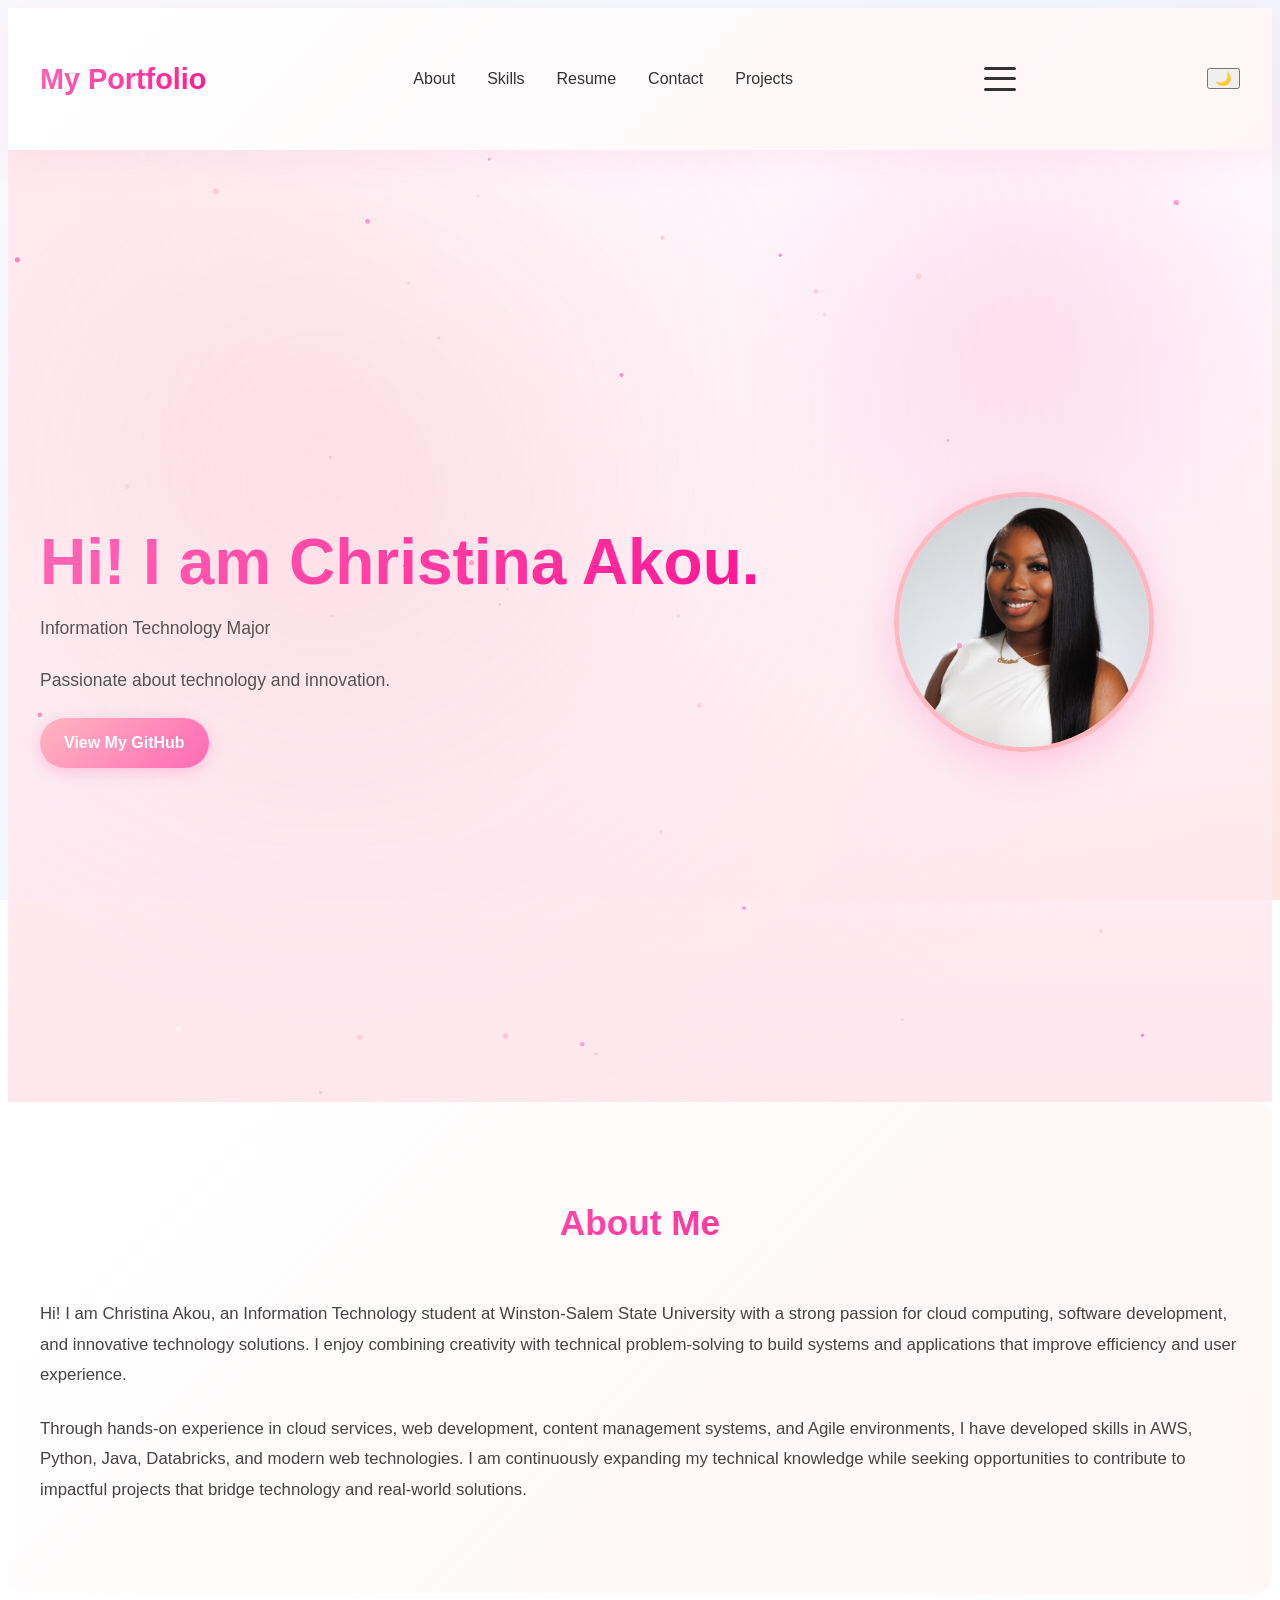
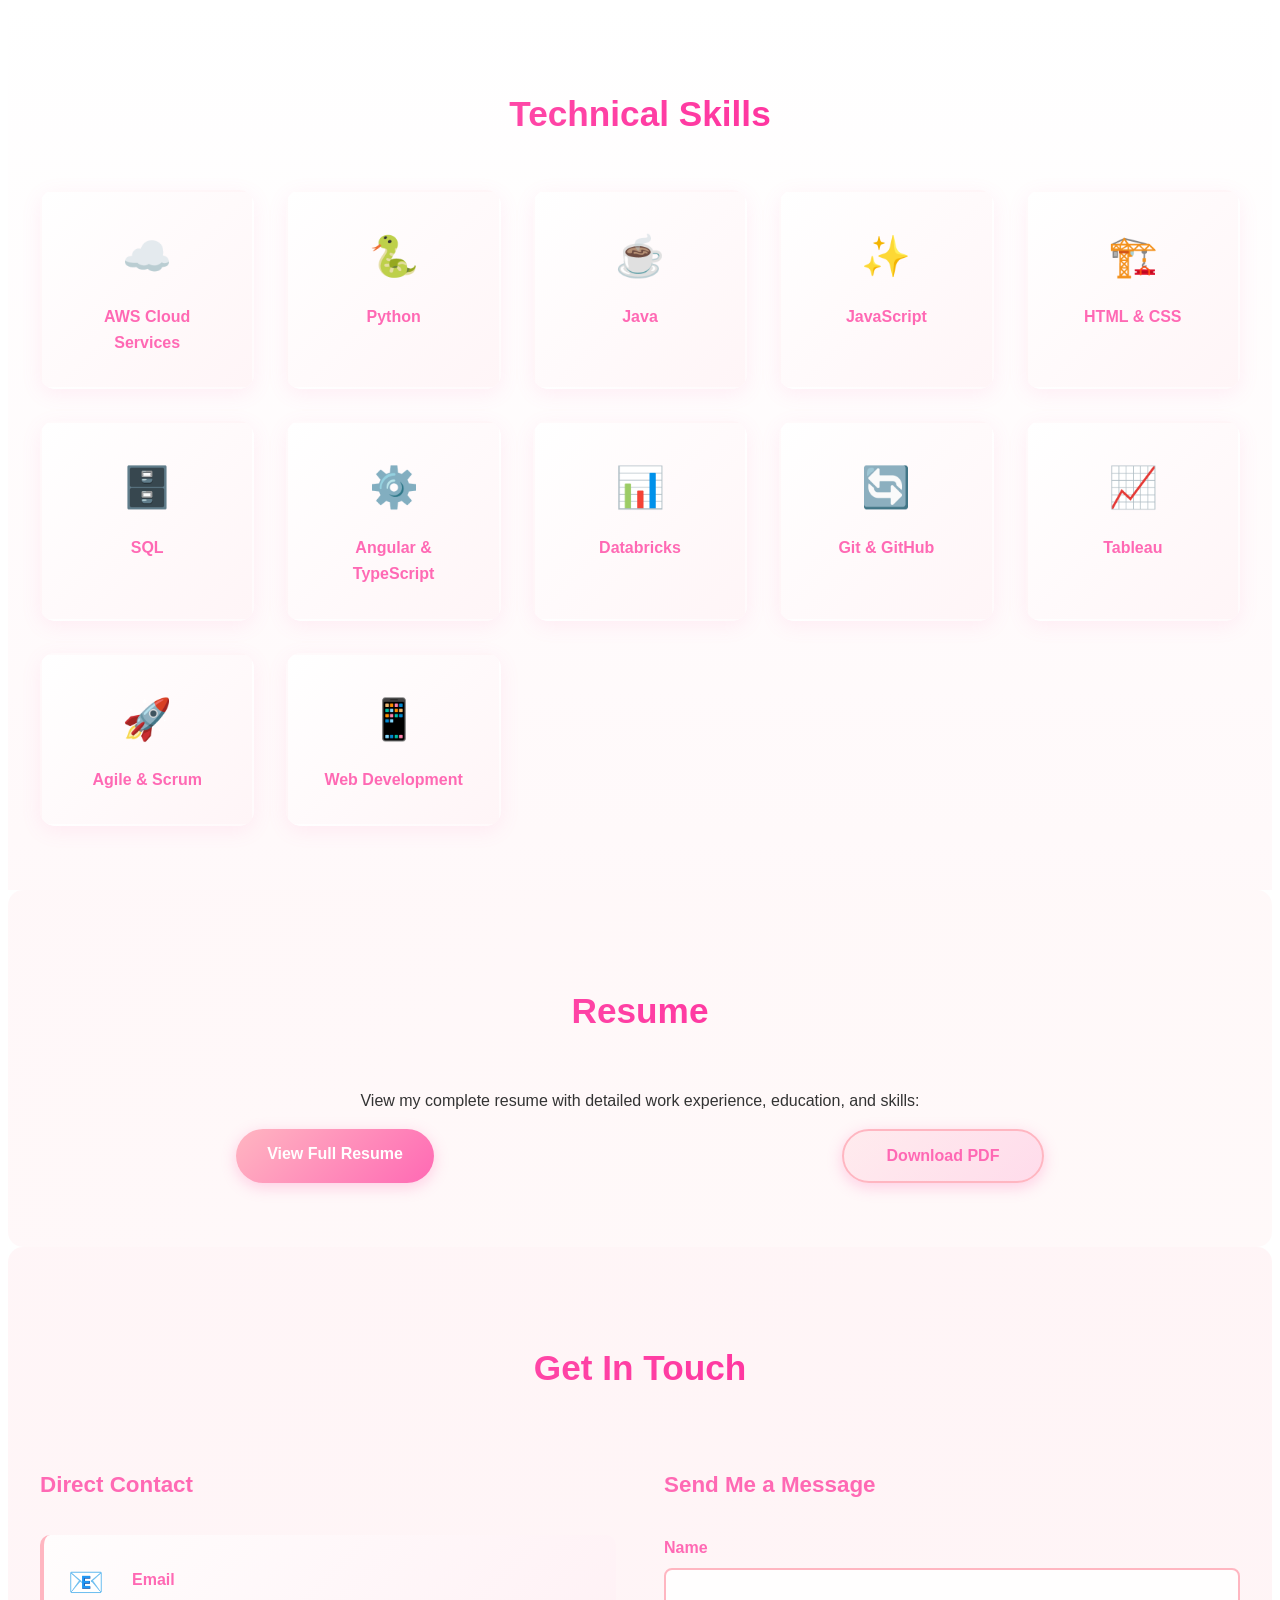
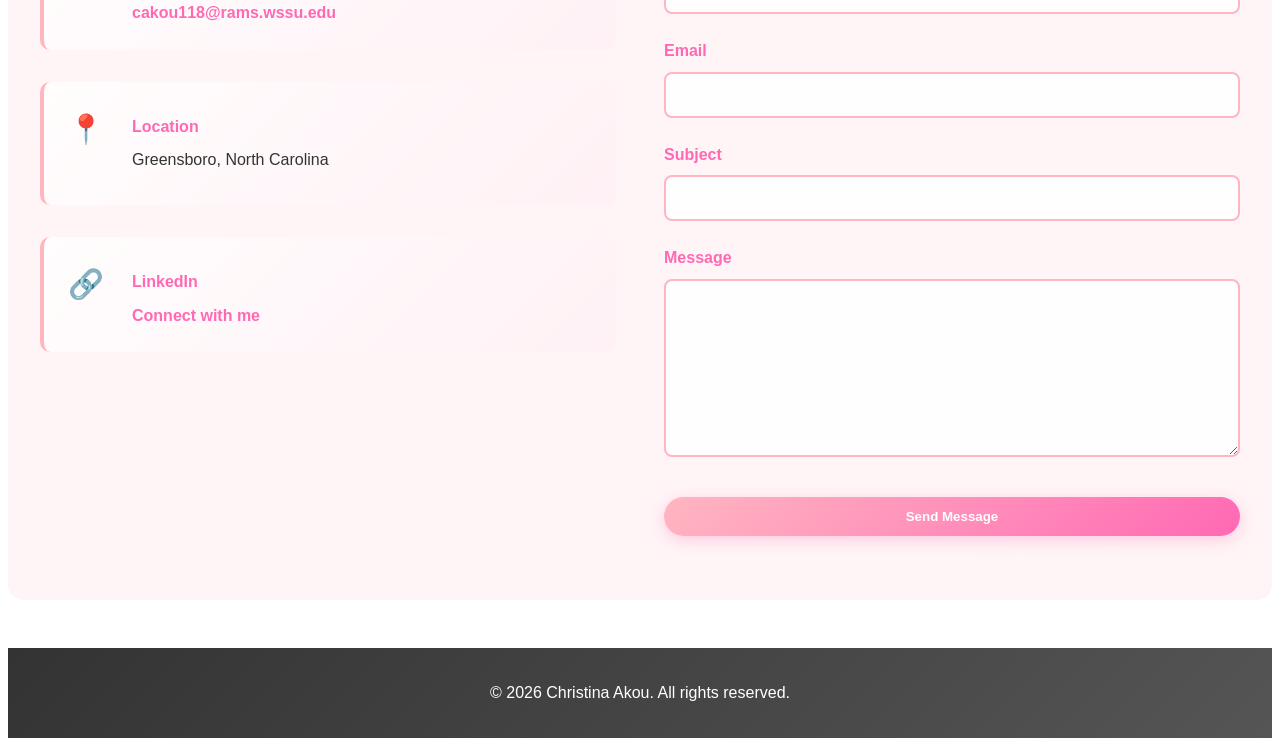
<file: index.html>
<!DOCTYPE html>
<html lang="en">
<head>
    <meta charset="UTF-8">
    <meta name="viewport" content="width=device-width, initial-scale=1.0">
    <title>Christina Akou - Portfolio</title>
    <link rel="stylesheet" href="styles.css">
</head>
<body>
    <header>
        <nav>
            <h1>My Portfolio</h1>
            <ul class="nav-links">
                <li><a href="#about">About</a></li>
                <li><a href="#skills">Skills</a></li>
                <li><a href="#resume">Resume</a></li>
                <li><a href="#contact">Contact</a></li>
                <li><a href="projects.html">Projects</a></li>
            </ul>
            <button class="nav-toggle" aria-label="Toggle navigation" aria-expanded="false">
                <span></span>
                <span></span>
                <span></span>
            </button>
            <button id="theme-toggle" class="theme-toggle" aria-label="Toggle dark mode">🌙</button>
        </nav>
    </header>

    <section id="hero">
        <div class="hero-background">
            <canvas id="hero-canvas"></canvas>
        </div>
        <div class="hero-content">
            <h1>Hi! I am Christina Akou.</h1>
            <p>Information Technology Major</p>
            <p>Passionate about technology and innovation.</p>
            <a href="https://github.com/somisschristy" target="_blank" class="btn">View My GitHub</a>
        </div>
        <div class="hero-image">
            <!-- Placeholder for profile photo -->
            <img src="assets/profile.jpg" alt="Christina Akou" id="profile-img">
        </div>
    </section>

    <section id="about">
        <div class="about-container">
            <h2>About Me</h2>
            <p>Hi! I am Christina Akou, an Information Technology student at Winston-Salem State University with a strong passion for cloud computing, software development, and innovative technology solutions. I enjoy combining creativity with technical problem-solving to build systems and applications that improve efficiency and user experience.</p>
            <p>Through hands-on experience in cloud services, web development, content management systems, and Agile environments, I have developed skills in AWS, Python, Java, Databricks, and modern web technologies. I am continuously expanding my technical knowledge while seeking opportunities to contribute to impactful projects that bridge technology and real-world solutions.</p>
        </div>
    </section>

    <section id="skills">
        <h2>Technical Skills</h2>
        <div class="skills-grid">
            <div class="skill-card">
                <div class="skill-icon">☁️</div>
                <div class="skill">AWS Cloud Services</div>
            </div>
            <div class="skill-card">
                <div class="skill-icon">🐍</div>
                <div class="skill">Python</div>
            </div>
            <div class="skill-card">
                <div class="skill-icon">☕</div>
                <div class="skill">Java</div>
            </div>
            <div class="skill-card">
                <div class="skill-icon">✨</div>
                <div class="skill">JavaScript</div>
            </div>
            <div class="skill-card">
                <div class="skill-icon">🏗️</div>
                <div class="skill">HTML & CSS</div>
            </div>
            <div class="skill-card">
                <div class="skill-icon">🗄️</div>
                <div class="skill">SQL</div>
            </div>
            <div class="skill-card">
                <div class="skill-icon">⚙️</div>
                <div class="skill">Angular & TypeScript</div>
            </div>
            <div class="skill-card">
                <div class="skill-icon">📊</div>
                <div class="skill">Databricks</div>
            </div>
            <div class="skill-card">
                <div class="skill-icon">🔄</div>
                <div class="skill">Git & GitHub</div>
            </div>
            <div class="skill-card">
                <div class="skill-icon">📈</div>
                <div class="skill">Tableau</div>
            </div>
            <div class="skill-card">
                <div class="skill-icon">🚀</div>
                <div class="skill">Agile & Scrum</div>
            </div>
            <div class="skill-card">
                <div class="skill-icon">📱</div>
                <div class="skill">Web Development</div>
            </div>
        </div>
    </section>

    <section id="resume">
        <h2>Resume</h2>
        <p>View my complete resume with detailed work experience, education, and skills:</p>
        <div class="resume-buttons">
            <a href="resume.html" class="btn btn-primary">View Full Resume</a>
            <a href="assets/resume.pdf" download class="btn btn-secondary">Download PDF</a>
        </div>
    </section>

    <section id="contact">
        <h2>Get In Touch</h2>
        <div class="contact-container">
            <div class="contact-info">
                <h3>Direct Contact</h3>
                <div class="contact-item">
                    <span class="contact-icon">📧</span>
                    <div>
                        <p><strong>Email</strong></p>
                        <a href="mailto:cakou118@rams.wssu.edu">cakou118@rams.wssu.edu</a>
                    </div>
                </div>
                <div class="contact-item">
                    <span class="contact-icon">📍</span>
                    <div>
                        <p><strong>Location</strong></p>
                        <p>Greensboro, North Carolina</p>
                    </div>
                </div>
                <div class="contact-item">
                    <span class="contact-icon">🔗</span>
                    <div>
                        <p><strong>LinkedIn</strong></p>
                        <a href="https://www.linkedin.com/in/christina-akou-35724423a" target="_blank">Connect with me</a>
                    </div>
                </div>
            </div>

            <div class="contact-form-container">
                <h3>Send Me a Message</h3>
                <form id="contact-form" class="contact-form">
                    <div class="form-group">
                        <label for="name">Name</label>
                        <input type="text" id="name" name="name" required>
                    </div>
                    <div class="form-group">
                        <label for="email">Email</label>
                        <input type="email" id="email" name="email" required>
                    </div>
                    <div class="form-group">
                        <label for="subject">Subject</label>
                        <input type="text" id="subject" name="subject" required>
                    </div>
                    <div class="form-group">
                        <label for="message">Message</label>
                        <textarea id="message" name="message" rows="5" required></textarea>
                    </div>
                    <button type="submit" class="btn btn-primary">Send Message</button>
                    <p id="form-message" class="form-message"></p>
                </form>
            </div>
        </div>
    </section>

    <footer>
        <p>&copy; 2026 Christina Akou. All rights reserved.</p>
    </footer>

    <script src="script.js"></script>
</body>
</html>
</file>
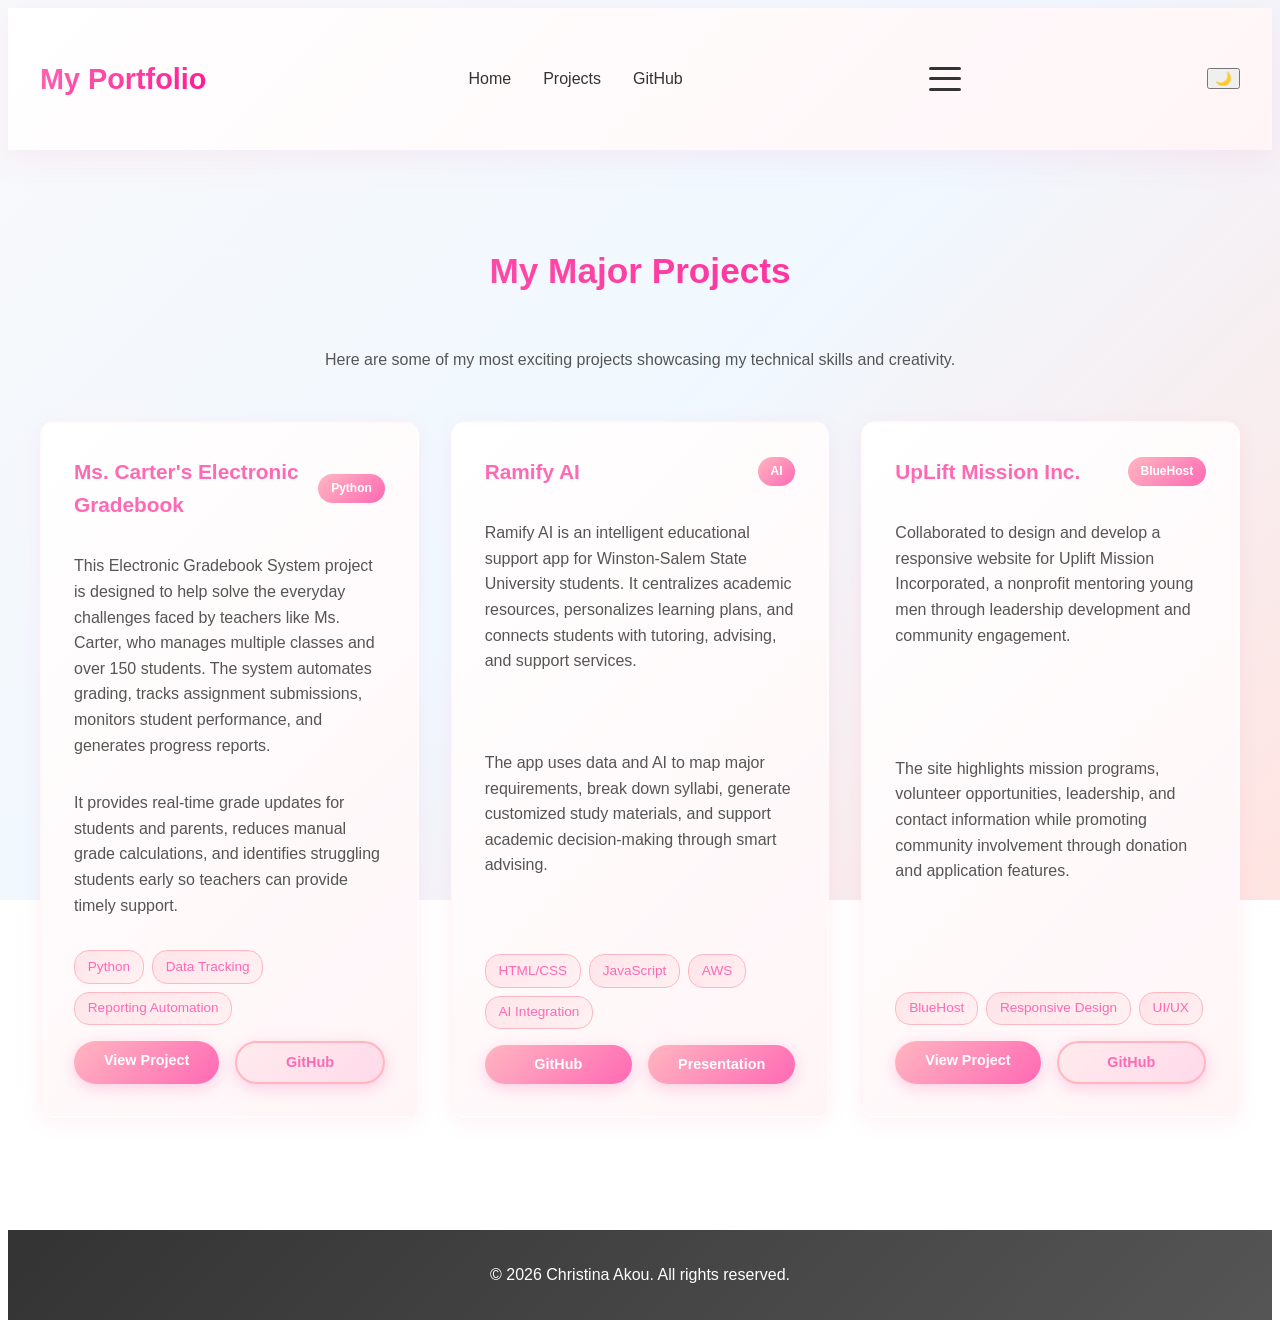
<file: projects.html>
<!DOCTYPE html>
<html lang="en">
<head>
    <meta charset="UTF-8">
    <meta name="viewport" content="width=device-width, initial-scale=1.0">
    <title>Projects - Christina Akou</title>
    <link rel="stylesheet" href="styles.css">
</head>
<body>
    <header>
        <nav>
            <h1>My Portfolio</h1>
            <ul class="nav-links">
                <li><a href="index.html">Home</a></li>
                <li><a href="#projects">Projects</a></li>
                <li><a href="https://github.com/somisschristy" target="_blank">GitHub</a></li>
            </ul>
            <button class="nav-toggle" aria-label="Toggle navigation" aria-expanded="false">
                <span></span>
                <span></span>
                <span></span>
            </button>
            <button id="theme-toggle" class="theme-toggle" aria-label="Toggle dark mode">🌙</button>
        </nav>
    </header>

    <section id="projects">
        <h2>My Major Projects</h2>
        <p style="text-align: center; margin-bottom: 3rem; color: #555;">
            Here are some of my most exciting projects showcasing my technical skills and creativity.
        </p>
        <div class="projects-grid">
            <div class="project-card">
                <div class="project-header">
                    <h3>Ms. Carter's Electronic Gradebook</h3>
                    <span class="project-badge">Python</span>
                </div>
                <p>This Electronic Gradebook System project is designed to help solve the everyday challenges faced by teachers like Ms. Carter, who manages multiple classes and over 150 students. The system automates grading, tracks assignment submissions, monitors student performance, and generates progress reports.</p>
                <p>It provides real-time grade updates for students and parents, reduces manual grade calculations, and identifies struggling students early so teachers can provide timely support.</p>
                <div class="tech-stack">
                    <span class="tech-tag">Python</span>
                    <span class="tech-tag">Data Tracking</span>
                    <span class="tech-tag">Reporting Automation</span>
                </div>
                <div class="project-links">
                    <a href="#" class="btn btn-small">View Project</a>
                    <a href="#" class="btn btn-small btn-secondary">GitHub</a>
                </div>
            </div>
            <div class="project-card">
                <div class="project-header">
                    <h3>Ramify AI</h3>
                    <span class="project-badge">AI</span>
                </div>
                <p>Ramify AI is an intelligent educational support app for Winston-Salem State University students. It centralizes academic resources, personalizes learning plans, and connects students with tutoring, advising, and support services.</p>
                <p>The app uses data and AI to map major requirements, break down syllabi, generate customized study materials, and support academic decision-making through smart advising.</p>
                <div class="tech-stack">
                    <span class="tech-tag">HTML/CSS</span>
                    <span class="tech-tag">JavaScript</span>
                    <span class="tech-tag">AWS</span>
                    <span class="tech-tag">AI Integration</span>
                </div>
                <div class="project-links">
                    <a href="https://github.com/n0di0/ramify-ai" class="btn btn-small" target="_blank">GitHub</a>
                    <a href="https://ramswssuedu-my.sharepoint.com/:p:/r/personal/ebryant123_rams_wssu_edu/Documents/RamifyAI;%20Group1.pptx?d=w6950277d919142289a8744e559725837&csf=1&web=1&e=Pqk0HU" class="btn btn-small" target="_blank">Presentation</a>
                </div>
            </div>
            <div class="project-card">
                <div class="project-header">
                    <h3>UpLift Mission Inc.</h3>
                    <span class="project-badge">BlueHost</span>
                </div>
                <p>Collaborated to design and develop a responsive website for Uplift Mission Incorporated, a nonprofit mentoring young men through leadership development and community engagement.</p>
                <p>The site highlights mission programs, volunteer opportunities, leadership, and contact information while promoting community involvement through donation and application features.</p>
                <div class="tech-stack">
                    <span class="tech-tag">BlueHost</span>
                    <span class="tech-tag">Responsive Design</span>
                    <span class="tech-tag">UI/UX</span>
                </div>
                <div class="project-links">
                    <a href="https://upliftmissioninc.com/" class="btn btn-small" target="_blank">View Project</a>
                    <a href="https://github.com/somisschristy" class="btn btn-small btn-secondary" target="_blank">GitHub</a>
                    
                </div>
            </div>
        </div>
    </section>

    <footer>
        <p>&copy; 2026 Christina Akou. All rights reserved.</p>
    </footer>

    <script src="script.js"></script>
</body>
</html>
</file>
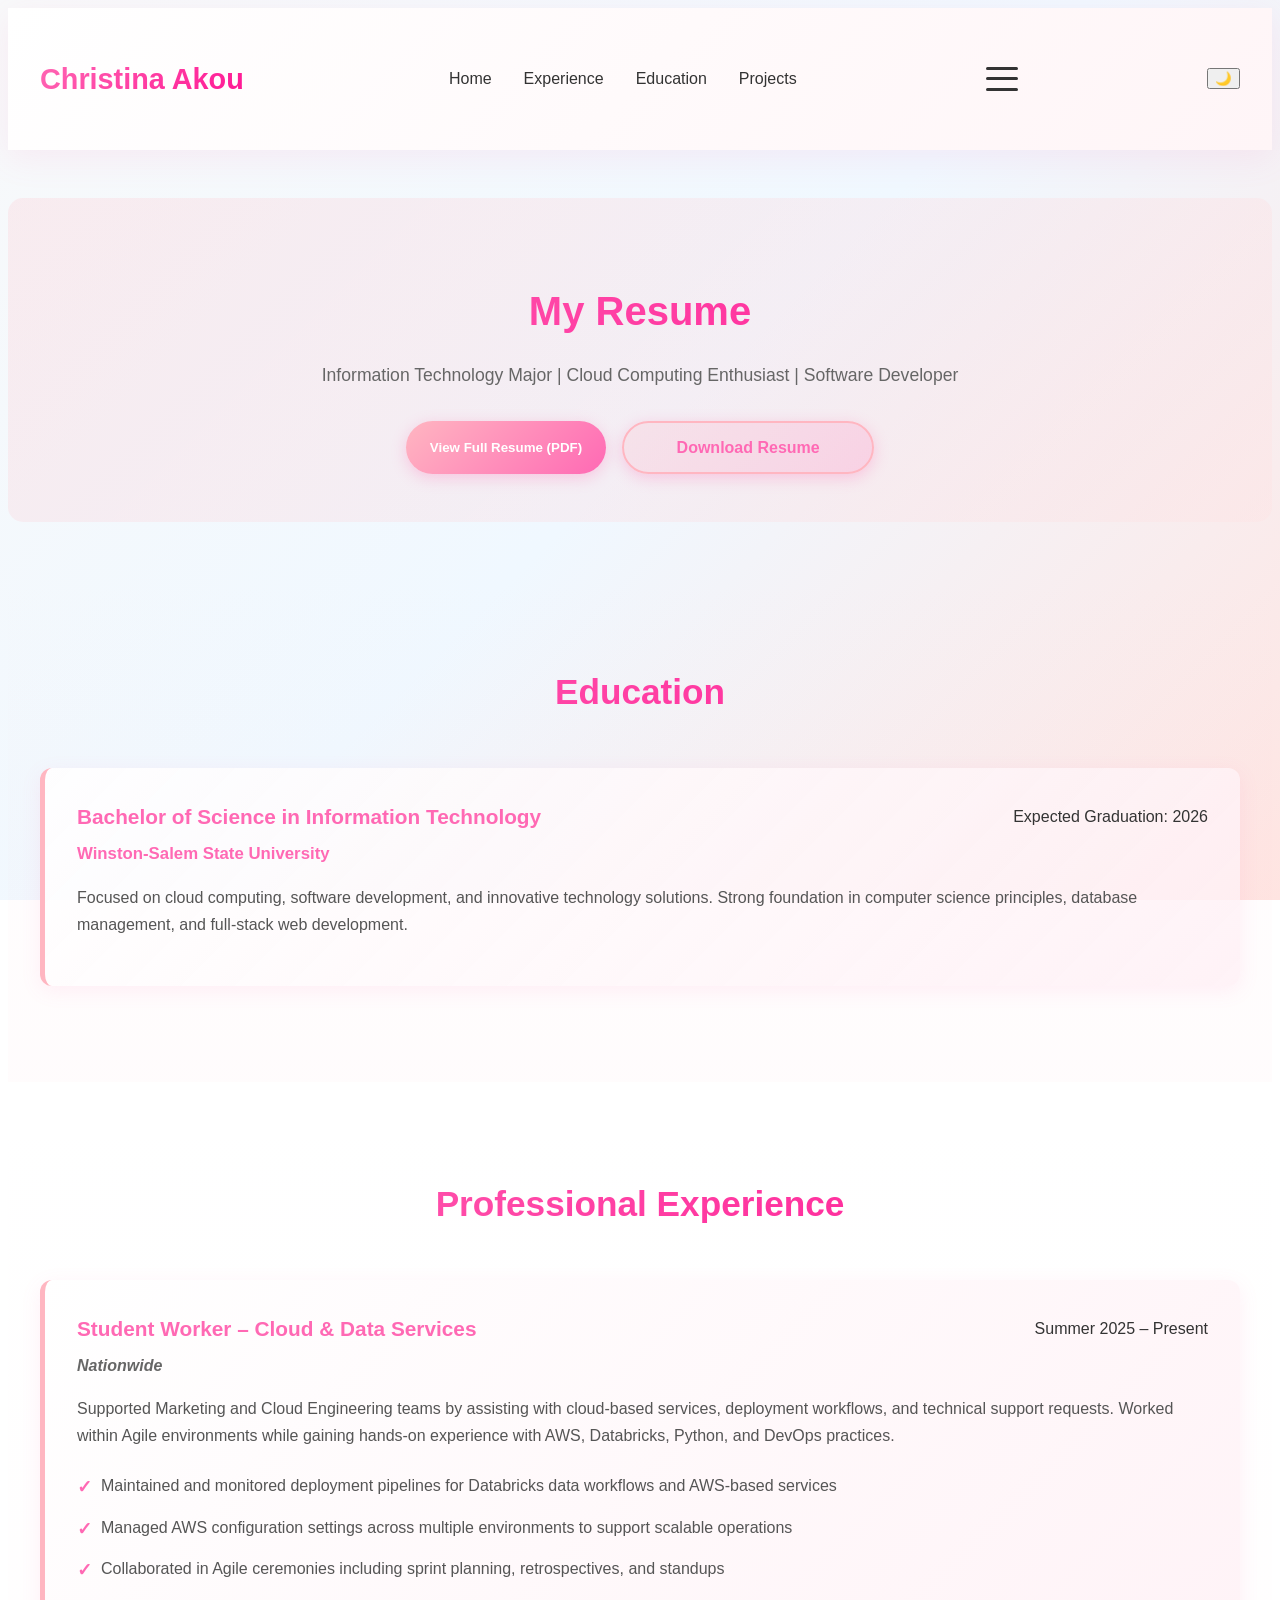
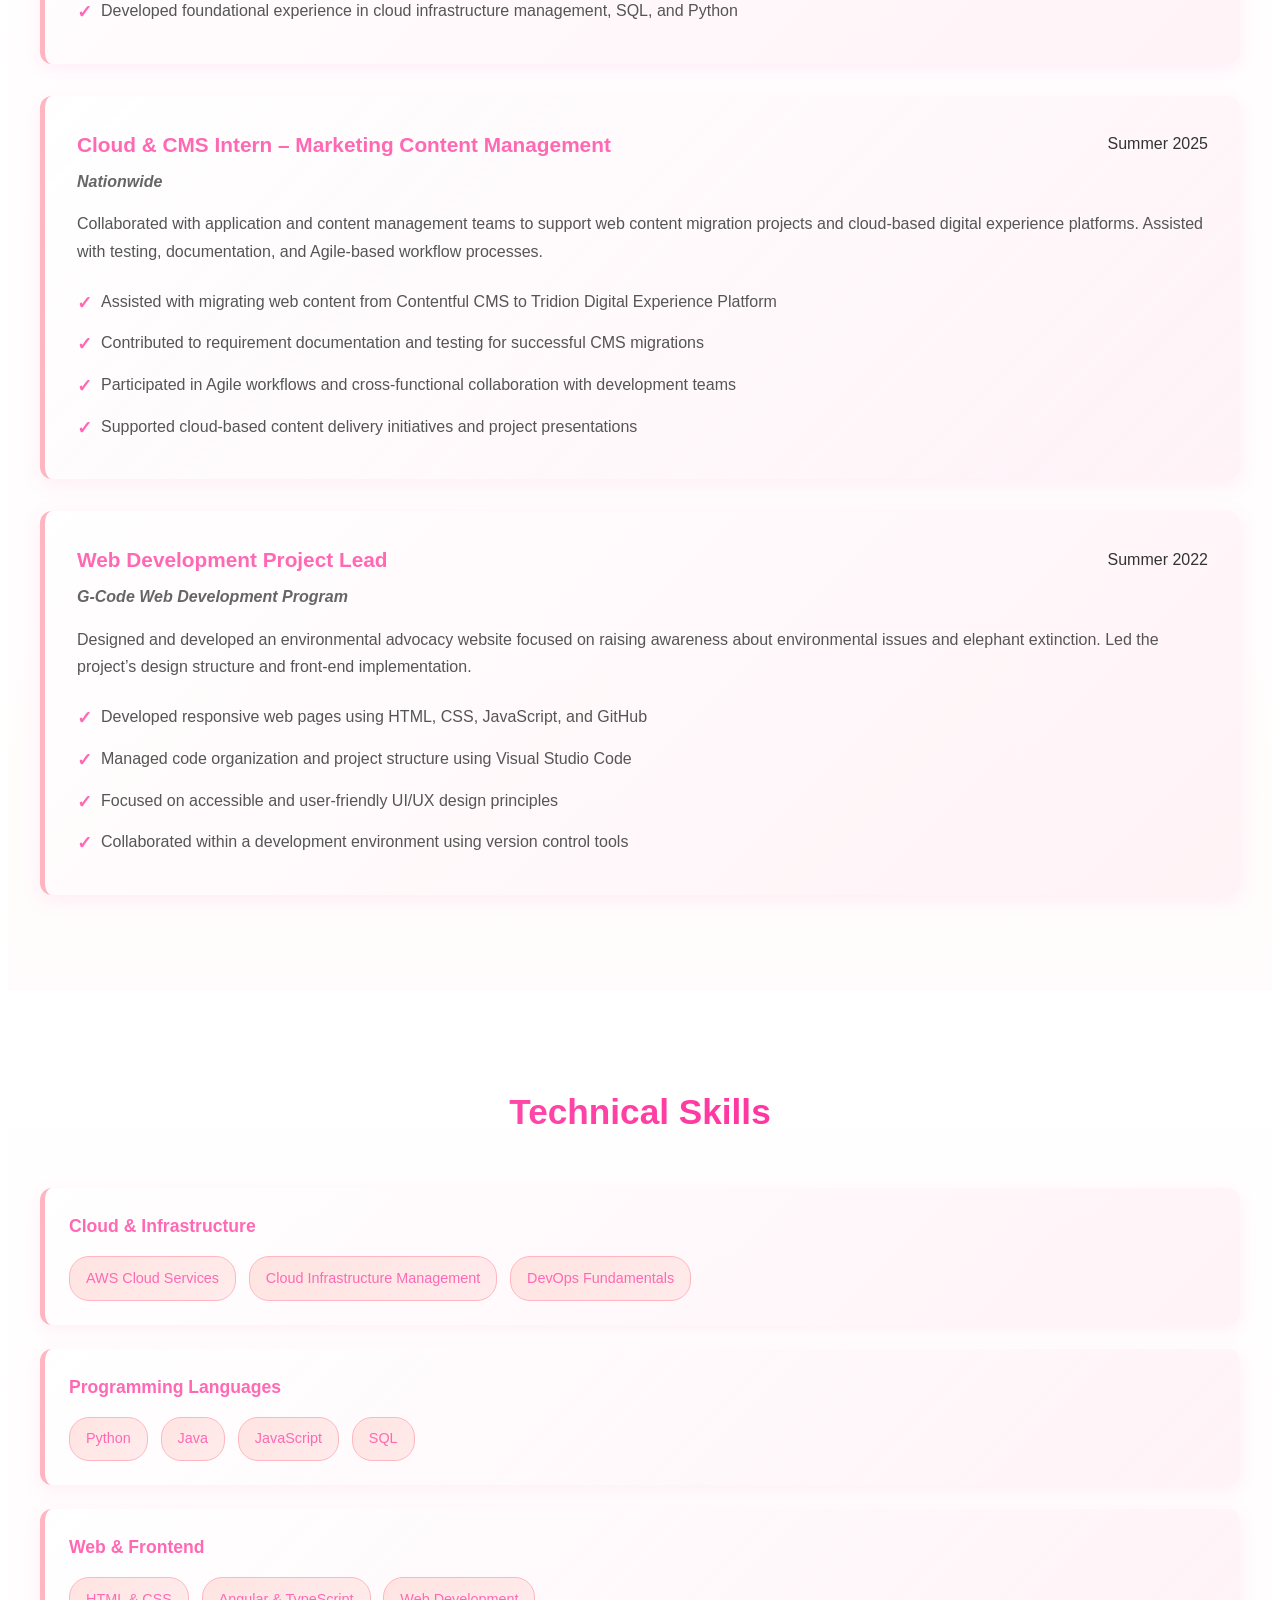
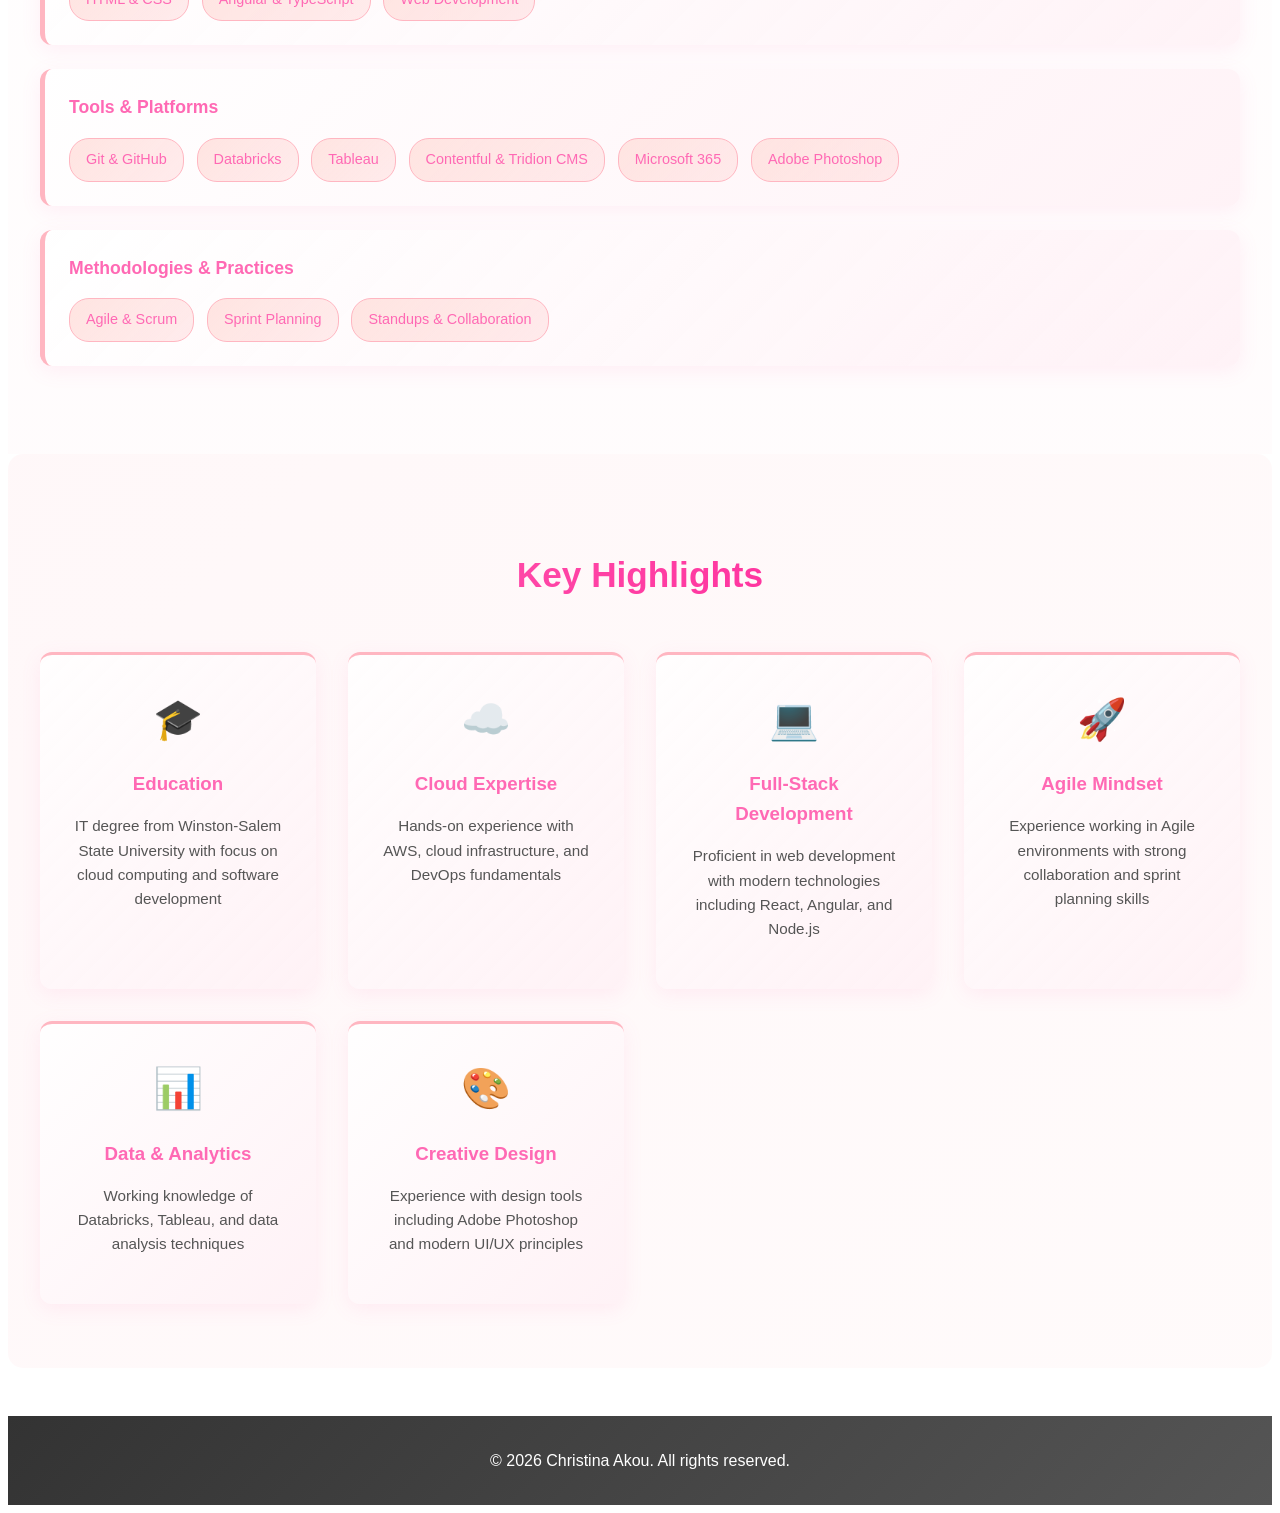
<file: resume.html>
<!DOCTYPE html>
<html lang="en">
<head>
    <meta charset="UTF-8">
    <meta name="viewport" content="width=device-width, initial-scale=1.0">
    <title>Resume - Christina Akou</title>
    <link rel="stylesheet" href="styles.css">
</head>
<body>
    <header>
        <nav>
            <h1>Christina Akou</h1>
            <ul class="nav-links">
                <li><a href="index.html">Home</a></li>
                <li><a href="#experience">Experience</a></li>
                <li><a href="#education">Education</a></li>
                <li><a href="projects.html">Projects</a></li>
            </ul>
            <button class="nav-toggle" aria-label="Toggle navigation" aria-expanded="false">
                <span></span>
                <span></span>
                <span></span>
            </button>
            <button id="theme-toggle" class="theme-toggle" aria-label="Toggle dark mode">🌙</button>
        </nav>
    </header>

    <section id="resume-hero">
        <div class="resume-hero-content">
            <h2>My Resume</h2>
            <p>Information Technology Major | Cloud Computing Enthusiast | Software Developer</p>
            <div class="resume-actions">
                <button class="btn btn-primary" onclick="openPDFModal()">View Full Resume (PDF)</button>
                <a href="assets/resume.pdf" download class="btn btn-secondary">Download Resume</a>
            </div>
        </div>
    </section>

    <!-- PDF Modal -->
    <div id="pdf-modal" class="modal">
        <div class="modal-content">
            <span class="close" onclick="closePDFModal()">&times;</span>
            <iframe id="pdf-viewer" src="assets/resume.pdf" type="application/pdf"></iframe>
        </div>
    </div>

    <section id="education">
        <h2>Education</h2>
        <div class="education-item">
            <div class="education-header">
                <h3>Bachelor of Science in Information Technology</h3>
                <span class="date">Expected Graduation: 2026</span>
            </div>
            <p class="institution">Winston-Salem State University</p>
            <p class="description">Focused on cloud computing, software development, and innovative technology solutions. Strong foundation in computer science principles, database management, and full-stack web development.</p>
        </div>
    </section>

    <section id="experience">
        <h2>Professional Experience</h2>
        <div class="experience-item">
            <div class="experience-header">
                <h3>Student Worker – Cloud & Data Services</h3>
                <span class="date">Summer 2025 – Present</span>
            </div>
            <p class="company">Nationwide</p>
            <p class="description">Supported Marketing and Cloud Engineering teams by assisting with cloud-based services, deployment workflows, and technical support requests. Worked within Agile environments while gaining hands-on experience with AWS, Databricks, Python, and DevOps practices.</p>
            <ul class="achievement-list">
                <li>Maintained and monitored deployment pipelines for Databricks data workflows and AWS-based services</li>
                <li>Managed AWS configuration settings across multiple environments to support scalable operations</li>
                <li>Collaborated in Agile ceremonies including sprint planning, retrospectives, and standups</li>
                <li>Developed foundational experience in cloud infrastructure management, SQL, and Python</li>
            </ul>
        </div>

        <div class="experience-item">
            <div class="experience-header">
                <h3>Cloud & CMS Intern – Marketing Content Management</h3>
                <span class="date">Summer 2025</span>
            </div>
            <p class="company">Nationwide</p>
            <p class="description">Collaborated with application and content management teams to support web content migration projects and cloud-based digital experience platforms. Assisted with testing, documentation, and Agile-based workflow processes.</p>
            <ul class="achievement-list">
                <li>Assisted with migrating web content from Contentful CMS to Tridion Digital Experience Platform</li>
                <li>Contributed to requirement documentation and testing for successful CMS migrations</li>
                <li>Participated in Agile workflows and cross-functional collaboration with development teams</li>
                <li>Supported cloud-based content delivery initiatives and project presentations</li>
            </ul>
        </div>

        <div class="experience-item">
            <div class="experience-header">
                <h3>Web Development Project Lead</h3>
                <span class="date">Summer 2022</span>
            </div>
            <p class="company">G-Code Web Development Program</p>
            <p class="description">Designed and developed an environmental advocacy website focused on raising awareness about environmental issues and elephant extinction. Led the project’s design structure and front-end implementation.</p>
            <ul class="achievement-list">
                <li>Developed responsive web pages using HTML, CSS, JavaScript, and GitHub</li>
                <li>Managed code organization and project structure using Visual Studio Code</li>
                <li>Focused on accessible and user-friendly UI/UX design principles</li>
                <li>Collaborated within a development environment using version control tools</li>
            </ul>
        </div>
    </section>

    <section id="skills-section">
        <h2>Technical Skills</h2>
        <div class="skills-category">
            <h3>Cloud & Infrastructure</h3>
            <div class="skills-list">
                <span class="skill-item">AWS Cloud Services</span>
                <span class="skill-item">Cloud Infrastructure Management</span>
                <span class="skill-item">DevOps Fundamentals</span>
            </div>
        </div>

        <div class="skills-category">
            <h3>Programming Languages</h3>
            <div class="skills-list">
                <span class="skill-item">Python</span>
                <span class="skill-item">Java</span>
                <span class="skill-item">JavaScript</span>
                <span class="skill-item">SQL</span>
            </div>
        </div>

        <div class="skills-category">
            <h3>Web & Frontend</h3>
            <div class="skills-list">
                <span class="skill-item">HTML & CSS</span>
                <span class="skill-item">Angular & TypeScript</span>
                <span class="skill-item">Web Development</span>
            </div>
        </div>

        <div class="skills-category">
            <h3>Tools & Platforms</h3>
            <div class="skills-list">
                <span class="skill-item">Git & GitHub</span>
                <span class="skill-item">Databricks</span>
                <span class="skill-item">Tableau</span>
                <span class="skill-item">Contentful & Tridion CMS</span>
                <span class="skill-item">Microsoft 365</span>
                <span class="skill-item">Adobe Photoshop</span>
            </div>
        </div>

        <div class="skills-category">
            <h3>Methodologies & Practices</h3>
            <div class="skills-list">
                <span class="skill-item">Agile & Scrum</span>
                <span class="skill-item">Sprint Planning</span>
                <span class="skill-item">Standups & Collaboration</span>
            </div>
        </div>
    </section>

    <section id="highlights">
        <h2>Key Highlights</h2>
        <div class="highlights-grid">
            <div class="highlight-card">
                <div class="highlight-icon">🎓</div>
                <h3>Education</h3>
                <p>IT degree from Winston-Salem State University with focus on cloud computing and software development</p>
            </div>
            <div class="highlight-card">
                <div class="highlight-icon">☁️</div>
                <h3>Cloud Expertise</h3>
                <p>Hands-on experience with AWS, cloud infrastructure, and DevOps fundamentals</p>
            </div>
            <div class="highlight-card">
                <div class="highlight-icon">💻</div>
                <h3>Full-Stack Development</h3>
                <p>Proficient in web development with modern technologies including React, Angular, and Node.js</p>
            </div>
            <div class="highlight-card">
                <div class="highlight-icon">🚀</div>
                <h3>Agile Mindset</h3>
                <p>Experience working in Agile environments with strong collaboration and sprint planning skills</p>
            </div>
            <div class="highlight-card">
                <div class="highlight-icon">📊</div>
                <h3>Data & Analytics</h3>
                <p>Working knowledge of Databricks, Tableau, and data analysis techniques</p>
            </div>
            <div class="highlight-card">
                <div class="highlight-icon">🎨</div>
                <h3>Creative Design</h3>
                <p>Experience with design tools including Adobe Photoshop and modern UI/UX principles</p>
            </div>
        </div>
    </section>

    <footer>
        <p>&copy; 2026 Christina Akou. All rights reserved.</p>
    </footer>

    <script src="script.js"></script>
</body>
</html>
</file>
<file: styles.css>
/* General Styles */
:root {
    --primary-pink: #FFB6C1;
    --accent-pink: #FF69B4;
    --light-pink: #FFC0CB;
    --pale-pink: #FFE4E1;
    --dark-pink: #FF1493;
    --white: #fff;
    --light-gray: #f8f9fa;
    --dark-text: #333;
    --body-bg: linear-gradient(135deg, var(--light-gray) 0%, #f0f8ff 50%, var(--pale-pink) 100%);
    --header-bg: linear-gradient(135deg, var(--white) 0%, #fff5f7 100%);
    --section-bg: rgba(255, 255, 255, 0.9);
    --surface-bg: #fff5f7;
    --card-bg: #ffffff;
    --border-color: rgba(255, 182, 193, 0.4);
    --text-color: var(--dark-text);
    --muted-color: #555;
}

body {
    font-family: 'Segoe UI', Tahoma, Geneva, Verdana, sans-serif;
    line-height: 1.6;
    color: var(--text-color);
    background: var(--body-bg);
    background-attachment: fixed;
}

/* Header & Navigation */
header {
    background: var(--header-bg);
    padding: 1.5rem 0;
    box-shadow: 0 8px 32px rgba(255, 105, 180, 0.1);
    position: sticky;
    top: 0;
    z-index: 100;
}

nav {
    display: flex;
    justify-content: space-between;
    align-items: center;
    max-width: 1200px;
    margin: 0 auto;
    padding: 0 2rem;
}

nav h1 {
    background: linear-gradient(135deg, var(--accent-pink), var(--dark-pink));
    -webkit-background-clip: text;
    -webkit-text-fill-color: transparent;
    background-clip: text;
    font-size: 1.8rem;
}

nav ul {
    list-style: none;
    display: flex;
    gap: 2rem;
    margin: 0;
    padding: 0;
    margin-left: 2rem;
}

nav a {
    text-decoration: none;
    color: var(--text-color);
    font-weight: 500;
    position: relative;
    transition: color 0.3s ease;
}

nav a::after {
    content: '';
    position: absolute;
    bottom: -5px;
    left: 0;
    width: 0;
    height: 2px;
    background: linear-gradient(90deg, var(--primary-pink), var(--accent-pink));
    transition: width 0.3s ease;
}

nav a:hover::after {
    width: 100%;
}

nav a:hover {
    color: var(--accent-pink);
}

.theme-toggle,
.nav-toggle {
    margin-left: 1rem;
}

.nav-toggle {
    display: flex;
    background: transparent;
    border: none;
    cursor: pointer;
    flex-direction: column;
    justify-content: space-between;
    width: 32px;
    height: 24px;
    padding: 0;
}

.nav-toggle span {
    display: block;
    width: 100%;
    height: 3px;
    border-radius: 2px;
    background: var(--dark-text);
    transition: transform 0.3s ease, opacity 0.3s ease;
}

nav.open .nav-toggle span:nth-child(1) {
    transform: translateY(9px) rotate(45deg);
}

nav.open .nav-toggle span:nth-child(2) {
    opacity: 0;
}

nav.open .nav-toggle span:nth-child(3) {
    transform: translateY(-9px) rotate(-45deg);
}

/* Hero Section */
#hero {
    position: relative;
    display: flex;
    align-items: center;
    gap: 3rem;
    padding: 5rem 2rem;
    min-height: 88vh;
    max-width: 1200px;
    margin: 0 auto;
    animation: fadeInUp 0.8s ease-out;
    overflow: hidden;
    background: radial-gradient(circle at top left, rgba(255, 182, 193, 0.18), transparent 28%),
                radial-gradient(circle at 80% 20%, rgba(255, 105, 180, 0.16), transparent 22%),
                linear-gradient(180deg, rgba(255, 248, 252, 0.95), rgba(255, 228, 236, 0.88));
}

.hero-background {
    position: absolute;
    inset: 0;
    pointer-events: none;
    overflow: hidden;
}

#hero-canvas {
    width: 100%;
    height: 100%;
    display: block;
}

.hero-content h1 {
    position: relative;
    z-index: 1;
    font-size: clamp(2.8rem, 5vw, 4.5rem);
    line-height: 1.05;
    margin-bottom: 1rem;
    color: #2b0a24;
    background: linear-gradient(135deg, var(--accent-pink), var(--dark-pink));
    -webkit-background-clip: text;
    -webkit-text-fill-color: transparent;
    background-clip: text;
    animation: heroTitlePop 1s ease forwards;
}

.hero-content p,
.hero-content .btn {
    position: relative;
    z-index: 1;
}

@keyframes letterRise {
    to {
        opacity: 1;
        transform: translateY(0) scale(1);
    }
}

@keyframes subtitlePop {
    from {
        opacity: 0;
        transform: translateY(20px);
    }
    to {
        opacity: 1;
        transform: translateY(0);
    }
}

@keyframes textGlow {
    0%, 100% {
        text-shadow: 0 0 14px rgba(255, 182, 193, 0.7), 0 0 36px rgba(255, 105, 180, 0.25);
    }
    50% {
        text-shadow: 0 0 32px rgba(255, 182, 193, 1), 0 0 60px rgba(255, 105, 180, 0.35);
    }
}

@keyframes heroTitlePop {
    0% {
        transform: scale(0.95) translateY(20px);
        opacity: 0;
    }
    100% {
        transform: scale(1) translateY(0);
        opacity: 1;
    }
}

body.dark-mode {
    --body-bg: linear-gradient(135deg, #0e1220 0%, #171d35 50%, #252942 100%);
    --header-bg: rgba(15, 17, 32, 0.98);
    --section-bg: rgba(18, 21, 37, 0.92);
    --surface-bg: rgba(22, 26, 44, 0.95);
    --card-bg: rgba(24, 28, 48, 0.98);
    --border-color: rgba(255, 105, 180, 0.22);
    --text-color: #f8f5ff;
    --muted-color: #cbbfe3;
}

body.dark-mode header {
    box-shadow: 0 8px 40px rgba(255, 105, 180, 0.14);
}

body.dark-mode nav a {
    color: #f7f3ff;
}

body.dark-mode .theme-toggle {
    background: rgba(36, 40, 62, 0.95);
    color: #f9f6ff;
    border-color: rgba(255, 105, 180, 0.35);
}

body.dark-mode .nav-toggle span {
    background: #f7f3ff;
}

body.dark-mode .hero-content h1,
body.dark-mode .hero-content h1 span {
    color: #f8f5ff;
    background: none;
    -webkit-text-fill-color: #f8f5ff;
}

body.dark-mode .hero-content p {
    color: var(--muted-color);
}

body.dark-mode #hero {
    background: radial-gradient(circle at top left, rgba(255, 182, 193, 0.08), transparent 22%),
                radial-gradient(circle at 80% 20%, rgba(255, 105, 180, 0.06), transparent 24%),
                linear-gradient(180deg, rgba(12, 16, 34, 0.94), rgba(19, 24, 45, 0.98));
}

body.dark-mode section {
    color: #ece6ff;
    background: var(--section-bg);
}

body.dark-mode #about,
body.dark-mode #resume,
body.dark-mode #contact,
body.dark-mode .skills-grid,
body.dark-mode .projects-grid {
    background: rgba(24, 28, 48, 0.95);
}

body.dark-mode .skill-card,
body.dark-mode .contact-item,
body.dark-mode .about-container,
body.dark-mode .project-card,
body.dark-mode .resume-hero-content,
body.dark-mode .contact-form-container {
    background: var(--card-bg);
    border-color: var(--border-color);
}

body.dark-mode .contact-form input,
body.dark-mode .contact-form textarea,
body.dark-mode .form-group input,
body.dark-mode .form-group textarea {
    background: rgba(255, 255, 255, 0.08);
    border-color: rgba(255, 105, 180, 0.24);
    color: #f8f5ff;
}

body.dark-mode .contact-form input::placeholder,
body.dark-mode .contact-form textarea::placeholder {
    color: rgba(255, 255, 255, 0.6);
}

body.dark-mode .btn,
body.dark-mode .btn-primary,
body.dark-mode .btn-secondary {
    color: #fff;
}

body.dark-mode .btn-primary {
    background: linear-gradient(135deg, rgba(255, 182, 193, 0.9), rgba(255, 105, 180, 0.95));
}

body.dark-mode .btn-secondary {
    background: linear-gradient(135deg, rgba(255, 182, 193, 0.16), rgba(255, 105, 180, 0.22));
    border-color: rgba(255, 105, 180, 0.45);
}

body.dark-mode footer {
    color: #d7c8f7;
}

.hero-content h2 {
    font-size: 2.5rem;
    background: linear-gradient(135deg, var(--accent-pink), var(--dark-pink));
    -webkit-background-clip: text;
    -webkit-text-fill-color: transparent;
    background-clip: text;
    margin-bottom: 1rem;
    animation: slideInLeft 0.8s ease-out 0.2s backwards;
}

.hero-content p {
    font-size: 1.1rem;
    color: #555;
    margin-bottom: 1.5rem;
    animation: slideInLeft 0.8s ease-out 0.4s backwards;
}

.btn {
    display: inline-block;
    padding: 0.75rem 1.5rem;
    background: linear-gradient(135deg, var(--primary-pink), var(--accent-pink));
    color: white;
    text-decoration: none;
    border-radius: 50px;
    font-weight: bold;
    transition: all 0.3s ease;
    border: none;
    cursor: pointer;
    box-shadow: 0 4px 15px rgba(255, 105, 180, 0.3);
    position: relative;
    overflow: hidden;
}

.btn::before {
    content: '';
    position: absolute;
    top: 0;
    left: -100%;
    width: 100%;
    height: 100%;
    background: rgba(255, 255, 255, 0.2);
    transition: left 0.3s ease;
}

.btn:hover::before {
    left: 100%;
}

.btn:hover {
    transform: translateY(-3px);
    box-shadow: 0 6px 20px rgba(255, 105, 180, 0.5);
}

.btn:active {
    transform: translateY(-1px);
}

.btn-primary {
    background: linear-gradient(135deg, var(--primary-pink), var(--accent-pink));
}

.btn-secondary {
    background: linear-gradient(135deg, rgba(255, 182, 193, 0.2), rgba(255, 105, 180, 0.2));
    color: var(--accent-pink);
    border: 2px solid var(--primary-pink);
}

.btn-secondary:hover {
    background: linear-gradient(135deg, var(--primary-pink), var(--accent-pink));
    color: white;
    transform: translateY(-3px);
    box-shadow: 0 6px 20px rgba(255, 105, 180, 0.5);
}

.hero-image {
    flex: 1;
    text-align: center;
}

#profile-img {
    width: 250px;
    height: 250px;
    border-radius: 50%;
    object-fit: cover;
    border: 5px solid var(--primary-pink);
    box-shadow: 0 10px 40px rgba(255, 105, 180, 0.3);
    transition: all 0.3s ease;
    animation: slideInRight 0.8s ease-out;
}

#profile-img:hover {
    transform: scale(1.05) rotate(5deg);
    box-shadow: 0 15px 50px rgba(255, 105, 180, 0.5);
}

/* Sections */
section {
    padding: 4rem 2rem;
    max-width: 1200px;
    margin: 0 auto;
}

section h2 {
    font-size: 2.2rem;
    text-align: center;
    margin-bottom: 3rem;
    background: linear-gradient(135deg, var(--accent-pink), var(--dark-pink));
    -webkit-background-clip: text;
    -webkit-text-fill-color: transparent;
    background-clip: text;
    animation: fadeIn 0.8s ease-out;
}

/* About Section */
#about {
    background: linear-gradient(135deg, rgba(255, 255, 255, 0.9), rgba(255, 224, 225, 0.3));
    border-radius: 15px;
    backdrop-filter: blur(10px);
}

.about-container p {
    font-size: 1.05rem;
    line-height: 1.8;
    margin-bottom: 1.5rem;
    color: #444;
    animation: fadeInUp 0.8s ease-out;
}

/* Skills Section */
#skills {
    background: linear-gradient(to bottom, transparent, rgba(255, 192, 203, 0.1));
}

.skills-grid {
    display: grid;
    grid-template-columns: repeat(auto-fit, minmax(200px, 1fr));
    gap: 2rem;
}

.skill-card {
    background: linear-gradient(135deg, var(--white) 0%, #fff5f7 100%);
    padding: 2rem;
    border-radius: 15px;
    box-shadow: 0 5px 20px rgba(255, 105, 180, 0.1);
    text-align: center;
    transition: all 0.3s ease;
    border: 2px solid transparent;
    animation: slideUp 0.6s ease-out;
}

.skill-card:nth-child(1) { animation-delay: 0.05s; }
.skill-card:nth-child(2) { animation-delay: 0.1s; }
.skill-card:nth-child(3) { animation-delay: 0.15s; }
.skill-card:nth-child(4) { animation-delay: 0.2s; }
.skill-card:nth-child(5) { animation-delay: 0.25s; }
.skill-card:nth-child(6) { animation-delay: 0.3s; }
.skill-card:nth-child(7) { animation-delay: 0.35s; }
.skill-card:nth-child(8) { animation-delay: 0.4s; }
.skill-card:nth-child(9) { animation-delay: 0.45s; }
.skill-card:nth-child(10) { animation-delay: 0.5s; }
.skill-card:nth-child(11) { animation-delay: 0.55s; }
.skill-card:nth-child(12) { animation-delay: 0.6s; }

.skill-card:hover {
    transform: translateY(-10px);
    box-shadow: 0 15px 40px rgba(255, 105, 180, 0.3);
    border-color: var(--primary-pink);
    background: linear-gradient(135deg, var(--pale-pink), #fff0f5);
}

.skill-icon {
    font-size: 2.5rem;
    margin-bottom: 1rem;
    display: block;
    animation: bounce 2s infinite;
}

.skill-card:nth-child(1) .skill-icon { animation-delay: 0s; }
.skill-card:nth-child(2) .skill-icon { animation-delay: 0.1s; }
.skill-card:nth-child(3) .skill-icon { animation-delay: 0.2s; }

.skill {
    font-weight: 600;
    color: var(--accent-pink);
    font-size: 1rem;
}

/* Resume Section */
#resume {
    background: linear-gradient(135deg, rgba(255, 182, 193, 0.1), rgba(255, 224, 225, 0.2));
    border-radius: 15px;
}

#resume p {
    text-align: center;
    margin-bottom: 1rem;
}

#resume .btn {
    display: inline-block;
    margin: 0 auto;
}

#resume {
    text-align: center;
}

/* Contact Section */
#contact {
    background: linear-gradient(135deg, rgba(255, 192, 203, 0.15), rgba(255, 182, 193, 0.15));
    border-radius: 15px;
}

.contact-container {
    display: grid;
    grid-template-columns: 1fr 1fr;
    gap: 3rem;
}

.contact-info, .contact-form-container {
    animation: fadeInUp 0.8s ease-out;
}

.contact-info h3, .contact-form-container h3 {
    color: var(--accent-pink);
    margin-bottom: 2rem;
    font-size: 1.4rem;
}

.contact-item {
    display: flex;
    gap: 1.5rem;
    margin-bottom: 2rem;
    padding: 1.5rem;
    background: linear-gradient(135deg, rgba(255, 255, 255, 0.8), rgba(255, 240, 245, 0.8));
    border-radius: 10px;
    transition: all 0.3s ease;
    border-left: 4px solid var(--primary-pink);
}

.contact-item:hover {
    transform: translateX(5px);
    box-shadow: 0 5px 20px rgba(255, 105, 180, 0.2);
    background: linear-gradient(135deg, rgba(255, 255, 255, 0.95), rgba(255, 224, 225, 0.8));
    border-left-color: var(--accent-pink);
}

.contact-icon {
    font-size: 1.8rem;
    min-width: 40px;
}

.contact-item p {
    margin: 0.5rem 0;
}

.contact-item p strong {
    color: var(--accent-pink);
}

.contact-item a {
    color: var(--accent-pink);
    text-decoration: none;
    font-weight: 600;
    transition: all 0.3s ease;
}

.contact-item a:hover {
    color: var(--dark-pink);
    text-decoration: underline;
}

/* Contact Form */
.contact-form {
    display: flex;
    flex-direction: column;
    gap: 1.5rem;
}

.form-group {
    display: flex;
    flex-direction: column;
}

.form-group label {
    color: var(--accent-pink);
    font-weight: 600;
    margin-bottom: 0.5rem;
}

.form-group input,
.form-group textarea {
    padding: 0.75rem;
    border: 2px solid var(--primary-pink);
    border-radius: 8px;
    font-family: inherit;
    font-size: 1rem;
    transition: all 0.3s ease;
    background: rgba(255, 255, 255, 0.9);
}

.form-group input:focus,
.form-group textarea:focus {
    outline: none;
    border-color: var(--accent-pink);
    box-shadow: 0 0 10px rgba(255, 105, 180, 0.3);
    background: white;
    transform: scale(1.02);
}

.form-group textarea {
    resize: vertical;
    min-height: 150px;
}

.contact-form .btn {
    margin-top: 1rem;
    width: 100%;
}

.form-message {
    text-align: center;
    padding: 1rem;
    border-radius: 8px;
    display: none;
}

.form-message.success {
    display: block;
    background-color: #d4edda;
    color: #155724;
    border: 1px solid #c3e6cb;
}

.form-message.error {
    display: block;
    background-color: #f8d7da;
    color: #721c24;
    border: 1px solid #f5c6cb;
}

/* Projects */
.projects-grid {
    display: grid;
    grid-template-columns: repeat(auto-fit, minmax(300px, 1fr));
    gap: 2rem;
}

.project-card {
    background: linear-gradient(135deg, var(--white) 0%, #fff5f7 100%);
    padding: 2rem;
    border-radius: 15px;
    box-shadow: 0 5px 20px rgba(255, 105, 180, 0.1);
    transition: all 0.3s ease;
    border: 2px solid transparent;
    animation: slideUp 0.6s ease-out;
    display: flex;
    flex-direction: column;
}

.project-card:nth-child(1) { animation-delay: 0.1s; }
.project-card:nth-child(2) { animation-delay: 0.2s; }
.project-card:nth-child(3) { animation-delay: 0.3s; }

.project-card:hover {
    transform: translateY(-15px);
    box-shadow: 0 20px 50px rgba(255, 105, 180, 0.25);
    border-color: var(--primary-pink);
    background: linear-gradient(135deg, var(--pale-pink), #fff0f5);
}

.project-header {
    display: flex;
    justify-content: space-between;
    align-items: center;
    margin-bottom: 1rem;
}

.project-header h3 {
    color: var(--accent-pink);
    margin: 0;
    font-size: 1.3rem;
}

.project-badge {
    background: linear-gradient(135deg, var(--primary-pink), var(--accent-pink));
    color: white;
    padding: 0.3rem 0.8rem;
    border-radius: 20px;
    font-size: 0.75rem;
    font-weight: bold;
    animation: pulse 2s infinite;
}

.project-image-placeholder {
    font-size: 3rem;
    text-align: center;
    margin: 1rem 0;
    transition: transform 0.3s ease;
}

.project-card:hover .project-image-placeholder {
    transform: scale(1.1) rotate(5deg);
}

.project-card p {
    color: #555;
    margin: 1rem 0;
    flex-grow: 1;
}

.tech-stack {
    display: flex;
    flex-wrap: wrap;
    gap: 0.5rem;
    margin: 1rem 0;
}

.tech-tag {
    background: linear-gradient(135deg, rgba(255, 182, 193, 0.3), rgba(255, 224, 225, 0.3));
    color: var(--accent-pink);
    padding: 0.3rem 0.8rem;
    border-radius: 15px;
    font-size: 0.85rem;
    font-weight: 500;
    border: 1px solid var(--primary-pink);
    transition: all 0.3s ease;
}

.tech-tag:hover {
    background: linear-gradient(135deg, rgba(255, 182, 193, 0.5), rgba(255, 224, 225, 0.5));
    transform: scale(1.05);
}

.project-links {
    display: flex;
    gap: 1rem;
    margin-top: auto;
}

.btn-small {
    padding: 0.5rem 1rem;
    font-size: 0.9rem;
    flex: 1;
    text-align: center;
}

.btn-secondary {
    background: linear-gradient(135deg, rgba(255, 182, 193, 0.2), rgba(255, 105, 180, 0.2));
    color: var(--accent-pink);
    border: 2px solid var(--primary-pink);
}

.btn-secondary:hover {
    background: linear-gradient(135deg, var(--primary-pink), var(--accent-pink));
    color: white;
    transform: translateY(-2px);
}

/* Footer */
footer {
    text-align: center;
    padding: 2rem;
    background: linear-gradient(135deg, #333, #555);
    color: white;
    margin-top: 3rem;
}

footer p {
    margin: 0;
}

/* Animations */
@keyframes fadeIn {
    from {
        opacity: 0;
    }
    to {
        opacity: 1;
    }
}

@keyframes fadeInUp {
    from {
        opacity: 0;
        transform: translateY(30px);
    }
    to {
        opacity: 1;
        transform: translateY(0);
    }
}

@keyframes slideInLeft {
    from {
        opacity: 0;
        transform: translateX(-50px);
    }
    to {
        opacity: 1;
        transform: translateX(0);
    }
}

@keyframes slideInRight {
    from {
        opacity: 0;
        transform: translateX(50px);
    }
    to {
        opacity: 1;
        transform: translateX(0);
    }
}

@keyframes slideUp {
    from {
        opacity: 0;
        transform: translateY(20px);
    }
    to {
        opacity: 1;
        transform: translateY(0);
    }
}

@keyframes bounce {
    0%, 100% {
        transform: translateY(0);
    }
    50% {
        transform: translateY(-10px);
    }
}

@keyframes pulse {
    0%, 100% {
        opacity: 1;
    }
    50% {
        opacity: 0.7;
    }
}

/* Scroll animations */
.scroll-animate {
    opacity: 0;
    transform: translateY(30px);
    transition: opacity 0.6s ease, transform 0.6s ease;
}

.scroll-animate.visible {
    opacity: 1;
    transform: translateY(0);
}

/* Resume Page Styles */
#resume-hero {
    background: linear-gradient(135deg, rgba(255, 182, 193, 0.2), rgba(255, 224, 225, 0.3));
    text-align: center;
    padding: 3rem 2rem;
    border-radius: 15px;
    margin: 3rem auto;
    max-width: 1200px;
}

#resume-hero h2 {
    font-size: 2.5rem;
    margin-bottom: 0.5rem;
}

#resume-hero p {
    font-size: 1.1rem;
    color: #666;
    margin-bottom: 2rem;
}

.resume-actions {
    display: flex;
    gap: 1rem;
    justify-content: center;
    flex-wrap: wrap;
}

.resume-actions .btn {
    min-width: 200px;
}

/* Modal Styles */
.modal {
    display: none;
    position: fixed;
    z-index: 1000;
    left: 0;
    top: 0;
    width: 100%;
    height: 100%;
    background-color: rgba(0, 0, 0, 0.5);
    animation: fadeIn 0.3s ease;
}

.modal-content {
    background-color: white;
    margin: 2% auto;
    padding: 0;
    border-radius: 10px;
    width: 90%;
    max-width: 1000px;
    height: 80vh;
    box-shadow: 0 10px 50px rgba(255, 105, 180, 0.3);
    position: relative;
    display: flex;
    flex-direction: column;
}

.close {
    position: absolute;
    right: 20px;
    top: 10px;
    font-size: 2rem;
    font-weight: bold;
    color: var(--dark-pink);
    cursor: pointer;
    z-index: 1001;
    background: white;
    width: 40px;
    height: 40px;
    display: flex;
    align-items: center;
    justify-content: center;
    border-radius: 50%;
    transition: all 0.3s ease;
}

.close:hover {
    background: var(--pale-pink);
    transform: scale(1.1);
}

#pdf-viewer {
    width: 100%;
    height: 100%;
    border: none;
    border-radius: 10px;
}

/* Education Section */
#education {
    background: linear-gradient(to bottom, transparent, rgba(255, 192, 203, 0.05));
}

.education-item {
    background: linear-gradient(135deg, rgba(255, 255, 255, 0.9), rgba(255, 240, 245, 0.8));
    padding: 2rem;
    margin-bottom: 2rem;
    border-radius: 12px;
    border-left: 5px solid var(--primary-pink);
    box-shadow: 0 5px 20px rgba(255, 105, 180, 0.1);
    animation: slideUp 0.6s ease-out;
    transition: all 0.3s ease;
}

.education-item:hover {
    transform: translateX(5px);
    box-shadow: 0 8px 25px rgba(255, 105, 180, 0.2);
    border-left-color: var(--accent-pink);
}

.education-header {
    display: flex;
    justify-content: space-between;
    align-items: center;
    margin-bottom: 0.5rem;
    flex-wrap: wrap;
    gap: 1rem;
}

.education-header h3 {
    color: var(--accent-pink);
    margin: 0;
    font-size: 1.3rem;
}

.institution {
    color: var(--accent-pink);
    font-weight: 600;
    margin: 0.5rem 0;
    font-size: 1.05rem;
}

.description {
    color: #555;
    line-height: 1.7;
    margin: 1rem 0;
}

/* Experience Section */
#experience {
    background: linear-gradient(to bottom, transparent, rgba(255, 192, 203, 0.05));
}

.experience-item {
    background: linear-gradient(135deg, rgba(255, 255, 255, 0.9), rgba(255, 240, 245, 0.8));
    padding: 2rem;
    margin-bottom: 2rem;
    border-radius: 12px;
    border-left: 5px solid var(--primary-pink);
    box-shadow: 0 5px 20px rgba(255, 105, 180, 0.1);
    animation: slideUp 0.6s ease-out;
    transition: all 0.3s ease;
}

.experience-item:nth-child(1) { animation-delay: 0.1s; }
.experience-item:nth-child(2) { animation-delay: 0.2s; }

.experience-item:hover {
    transform: translateX(5px);
    box-shadow: 0 8px 25px rgba(255, 105, 180, 0.2);
    border-left-color: var(--accent-pink);
}

.experience-header {
    display: flex;
    justify-content: space-between;
    align-items: center;
    margin-bottom: 0.5rem;
    flex-wrap: wrap;
    gap: 1rem;
}

.experience-header h3 {
    color: var(--accent-pink);
    margin: 0;
    font-size: 1.3rem;
}

.company {
    color: #666;
    font-weight: 600;
    margin: 0.5rem 0;
    font-style: italic;
}

.achievement-list {
    list-style: none;
    margin: 1rem 0 0 0;
    padding: 0;
}

.achievement-list li {
    color: #555;
    padding: 0.5rem 0;
    padding-left: 1.5rem;
    position: relative;
}

.achievement-list li::before {
    content: '✓';
    position: absolute;
    left: 0;
    color: var(--accent-pink);
    font-weight: bold;
    font-size: 1.1rem;
}

/* Skills Section */
#skills-section {
    background: linear-gradient(to bottom, transparent, rgba(255, 192, 203, 0.05));
}

.skills-category {
    background: linear-gradient(135deg, rgba(255, 255, 255, 0.9), rgba(255, 240, 245, 0.8));
    padding: 1.5rem;
    margin-bottom: 1.5rem;
    border-radius: 12px;
    border-left: 5px solid var(--primary-pink);
    box-shadow: 0 5px 20px rgba(255, 105, 180, 0.1);
    animation: slideUp 0.6s ease-out;
    transition: all 0.3s ease;
}

.skills-category:hover {
    transform: translateX(5px);
    box-shadow: 0 8px 25px rgba(255, 105, 180, 0.2);
    border-left-color: var(--accent-pink);
}

.skills-category h3 {
    color: var(--accent-pink);
    margin-top: 0;
    margin-bottom: 1rem;
    font-size: 1.1rem;
}

.skills-list {
    display: flex;
    flex-wrap: wrap;
    gap: 0.8rem;
}

.skill-item {
    background: linear-gradient(135deg, var(--pale-pink), rgba(255, 224, 225, 0.6));
    color: var(--accent-pink);
    padding: 0.6rem 1rem;
    border-radius: 20px;
    font-size: 0.9rem;
    font-weight: 500;
    border: 1px solid var(--primary-pink);
    transition: all 0.3s ease;
}

.skill-item:hover {
    background: linear-gradient(135deg, var(--primary-pink), var(--light-pink));
    color: white;
    transform: scale(1.05);
    box-shadow: 0 4px 12px rgba(255, 105, 180, 0.3);
}

/* Highlights Section */
#highlights {
    background: linear-gradient(135deg, rgba(255, 182, 193, 0.1), rgba(255, 224, 225, 0.15));
    border-radius: 15px;
}

.highlights-grid {
    display: grid;
    grid-template-columns: repeat(auto-fit, minmax(250px, 1fr));
    gap: 2rem;
}

.highlight-card {
    background: linear-gradient(135deg, rgba(255, 255, 255, 0.9), rgba(255, 240, 245, 0.8));
    padding: 2rem;
    border-radius: 12px;
    text-align: center;
    box-shadow: 0 5px 20px rgba(255, 105, 180, 0.1);
    transition: all 0.3s ease;
    animation: slideUp 0.6s ease-out;
    border-top: 3px solid var(--primary-pink);
}

.highlight-card:nth-child(1) { animation-delay: 0.05s; }
.highlight-card:nth-child(2) { animation-delay: 0.1s; }
.highlight-card:nth-child(3) { animation-delay: 0.15s; }
.highlight-card:nth-child(4) { animation-delay: 0.2s; }
.highlight-card:nth-child(5) { animation-delay: 0.25s; }
.highlight-card:nth-child(6) { animation-delay: 0.3s; }

.highlight-card:hover {
    transform: translateY(-10px);
    box-shadow: 0 15px 40px rgba(255, 105, 180, 0.25);
    border-top-color: var(--accent-pink);
}

.highlight-icon {
    font-size: 2.5rem;
    margin-bottom: 1rem;
    display: block;
}

.highlight-card h3 {
    color: var(--accent-pink);
    margin-bottom: 0.5rem;
}

.highlight-card p {
    color: #555;
    font-size: 0.95rem;
    line-height: 1.6;
}

.resume-buttons {
    display: flex;
    gap: 1rem;
    justify-content: center;
    flex-wrap: wrap;
}

.resume-buttons .btn {
    min-width: 150px;
}

/* Responsive Design */
@media (max-width: 768px) {
    nav {
        flex-direction: row;
        justify-content: space-between;
        align-items: center;
        position: relative;
        gap: 0;
    }

    .nav-toggle {
        display: flex;
    }

    .nav-links {
        display: flex;
        position: absolute;
        top: 100%;
        left: 0;
        right: 0;
        flex-direction: column;
        gap: 1rem;
        width: 100%;
        background: rgba(255, 255, 255, 0.98);
        padding: 0 2rem;
        border-radius: 0 0 15px 15px;
        box-shadow: 0 10px 30px rgba(255, 105, 180, 0.15);
        max-height: 0;
        opacity: 0;
        overflow: hidden;
        transition: max-height 0.35s ease, opacity 0.35s ease, padding 0.35s ease;
    }

    nav.open .nav-links {
        max-height: 320px;
        opacity: 1;
        padding: 1rem 2rem 1.5rem;
    }

    .nav-links li {
        margin: 0;
    }

    .nav-links a {
        display: block;
        padding: 0.75rem 0;
    }

    #hero {
        flex-direction: column;
        text-align: center;
    }

    .hero-content h2 {
        font-size: 1.8rem;
    }

    #profile-img {
        width: 200px;
        height: 200px;
    }

    .contact-container {
        grid-template-columns: 1fr;
    }

    .skills-grid {
        grid-template-columns: repeat(auto-fit, minmax(150px, 1fr));
        gap: 1rem;
    }

    section {
        padding: 2rem 1rem;
    }

    section h2 {
        font-size: 1.6rem;
    }

    .education-header, .experience-header {
        flex-direction: column;
        align-items: flex-start;
    }

    .date {
        width: 100%;
    }

    .highlights-grid {
        grid-template-columns: 1fr;
    }

    .resume-actions {
        flex-direction: column;
    }

    .resume-actions .btn {
        width: 100%;
    }

    .modal-content {
        width: 95%;
        height: 90vh;
        margin: 5% auto;
    }
}
</file>
